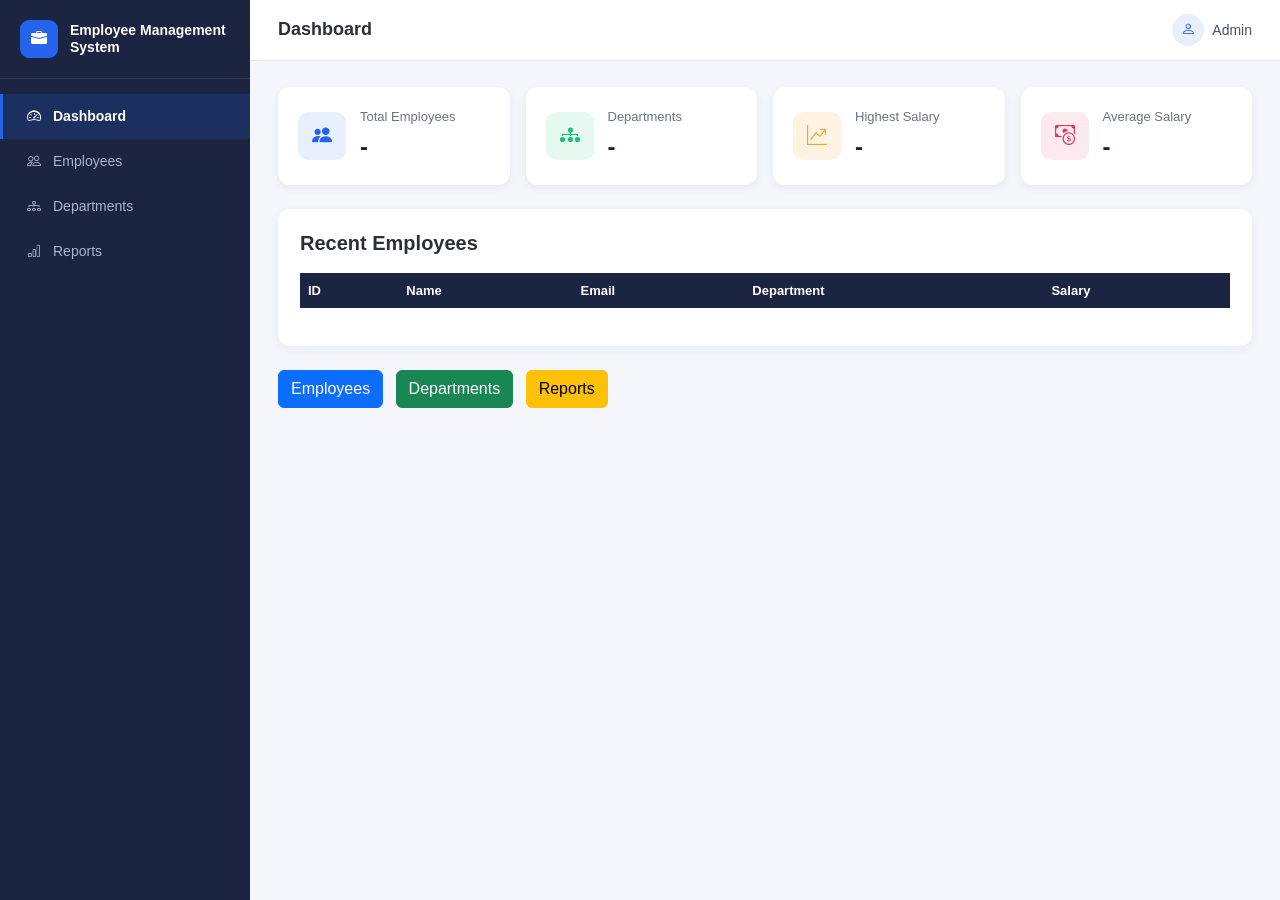
<file: frontend/index.html>
<!DOCTYPE html>
<html lang="en">
<head>
<meta charset="UTF-8">
<meta name="viewport" content="width=device-width, initial-scale=1.0">
<title>Dashboard | Employee Management System</title>
<link href="https://cdn.jsdelivr.net/npm/bootstrap@5.3.3/dist/css/bootstrap.min.css" rel="stylesheet">
<link href="https://cdn.jsdelivr.net/npm/bootstrap-icons@1.11.3/font/bootstrap-icons.css" rel="stylesheet">
<link rel="stylesheet" href="css/style.css">
</head>
<body>

<div class="app">

  <!-- Sidebar -->
  <aside class="sidebar">
    <div class="sidebar-brand">
      <div class="logo-dot"><i class="bi bi-briefcase-fill"></i></div>
      <span>Employee Management System</span>
    </div>
    <ul class="sidebar-nav">
      <li><a href="index.html" class="active"><i class="bi bi-speedometer2"></i><span>Dashboard</span></a></li>
      <li><a href="pages/employees.html"><i class="bi bi-people"></i><span>Employees</span></a></li>
      <li><a href="pages/departments.html"><i class="bi bi-diagram-3"></i><span>Departments</span></a></li>
      <li><a href="pages/reports.html"><i class="bi bi-bar-chart"></i><span>Reports</span></a></li>
    </ul>
  </aside>

  <!-- Main -->
  <div class="main">

    <div class="topbar">
      <h4>Dashboard</h4>
      <div class="admin-chip">
        <div class="avatar"><i class="bi bi-person"></i></div>
        Admin
      </div>
    </div>

    <div class="content">

      <div class="row g-3">

        <div class="col-md-3 col-6">
          <div class="stat-card">
            <div class="stat-icon blue"><i class="bi bi-people-fill"></i></div>
            <div>
              <div class="stat-label">Total Employees</div>
              <div class="stat-value" id="totalEmployees">-</div>
            </div>
          </div>
        </div>

        <div class="col-md-3 col-6">
          <div class="stat-card">
            <div class="stat-icon green"><i class="bi bi-diagram-3-fill"></i></div>
            <div>
              <div class="stat-label">Departments</div>
              <div class="stat-value" id="totalDepartments">-</div>
            </div>
          </div>
        </div>

        <div class="col-md-3 col-6">
          <div class="stat-card">
            <div class="stat-icon orange"><i class="bi bi-graph-up-arrow"></i></div>
            <div>
              <div class="stat-label">Highest Salary</div>
              <div class="stat-value" id="highestSalary">-</div>
            </div>
          </div>
        </div>

        <div class="col-md-3 col-6">
          <div class="stat-card">
            <div class="stat-icon red"><i class="bi bi-cash-coin"></i></div>
            <div>
              <div class="stat-label">Average Salary</div>
              <div class="stat-value" id="averageSalary">-</div>
            </div>
          </div>
        </div>

      </div>

      <div class="panel mt-4">
        <h5>Recent Employees</h5>
        <div class="table-responsive">
          <table class="table table-hover align-middle">
            <thead>
              <tr>
                <th>ID</th>
                <th>Name</th>
                <th>Email</th>
                <th>Department</th>
                <th>Salary</th>
              </tr>
            </thead>
            <tbody id="recentEmployees"></tbody>
          </table>
        </div>
      </div>

      <div class="mt-4">
        <a href="pages/employees.html" class="btn btn-primary me-2">Employees</a>
        <a href="pages/departments.html" class="btn btn-success me-2">Departments</a>
        <a href="pages/reports.html" class="btn btn-warning">Reports</a>
      </div>

    </div>
  </div>
</div>

<script src="js/dashboard.js"></script>
</body>
</html>
</file>
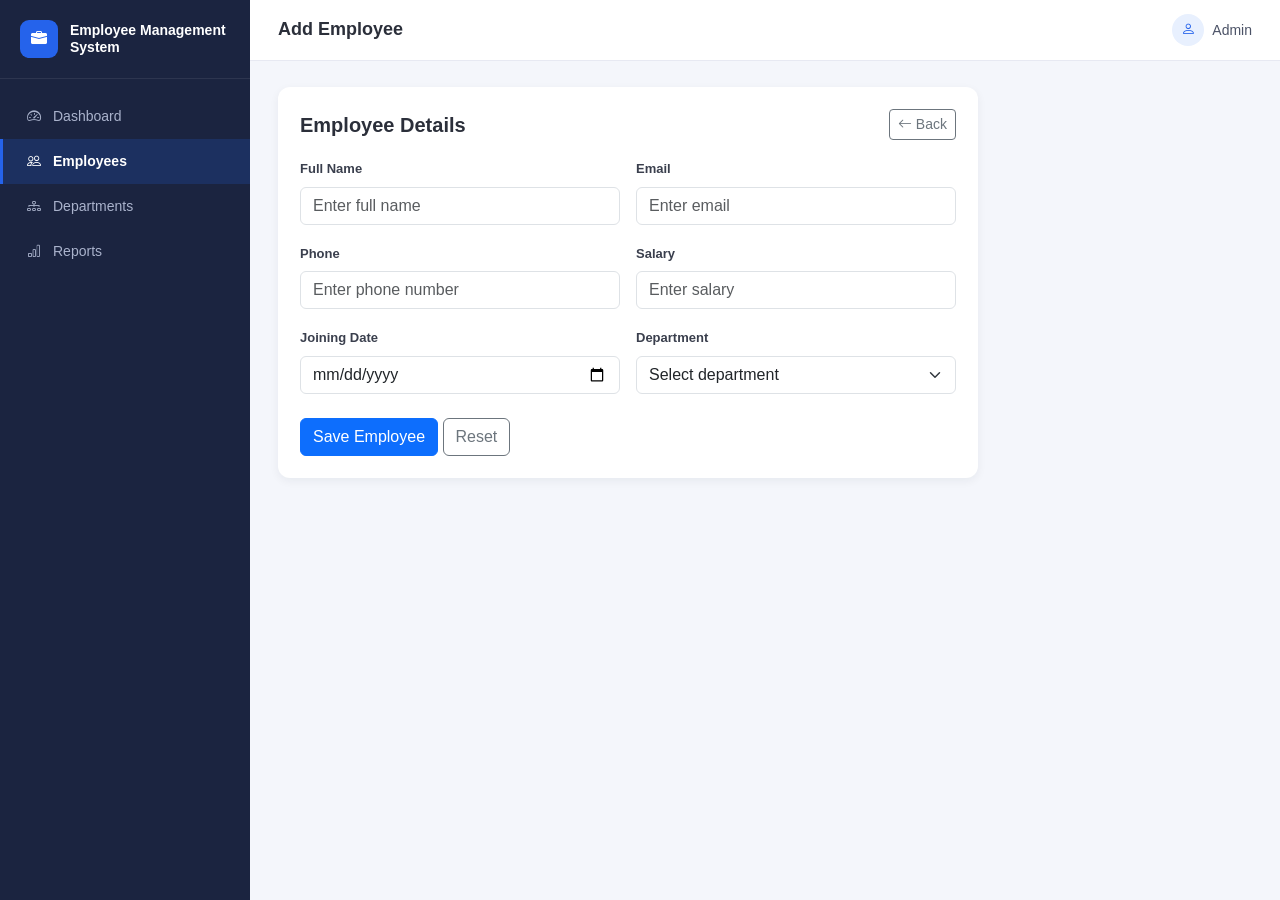
<file: frontend/pages/addEmployee.html>
<!DOCTYPE html>
<html lang="en">
<head>
<meta charset="UTF-8">
<meta name="viewport" content="width=device-width, initial-scale=1.0">
<title>Add Employee | Employee Management System</title>
<link href="https://cdn.jsdelivr.net/npm/bootstrap@5.3.3/dist/css/bootstrap.min.css" rel="stylesheet">
<link href="https://cdn.jsdelivr.net/npm/bootstrap-icons@1.11.3/font/bootstrap-icons.css" rel="stylesheet">
<link rel="stylesheet" href="../css/style.css">
</head>
<body>

<div class="app">

  <aside class="sidebar">
    <div class="sidebar-brand">
      <div class="logo-dot"><i class="bi bi-briefcase-fill"></i></div>
      <span>Employee Management System</span>
    </div>
    <ul class="sidebar-nav">
      <li><a href="../index.html"><i class="bi bi-speedometer2"></i><span>Dashboard</span></a></li>
      <li><a href="employees.html" class="active"><i class="bi bi-people"></i><span>Employees</span></a></li>
      <li><a href="departments.html"><i class="bi bi-diagram-3"></i><span>Departments</span></a></li>
      <li><a href="reports.html"><i class="bi bi-bar-chart"></i><span>Reports</span></a></li>
    </ul>
  </aside>

  <div class="main">

    <div class="topbar">
      <h4>Add Employee</h4>
      <div class="admin-chip">
        <div class="avatar"><i class="bi bi-person"></i></div>
        Admin
      </div>
    </div>

    <div class="content">

      <div class="panel" style="max-width:700px;">

        <div class="d-flex justify-content-between align-items-center mb-3">
          <h5 class="mb-0">Employee Details</h5>
          <a href="employees.html" class="btn btn-outline-secondary btn-sm">
            <i class="bi bi-arrow-left"></i> Back
          </a>
        </div>

        <form id="employeeForm">

          <div class="row g-3">

            <div class="col-md-6">
              <label class="form-label">Full Name</label>
              <input type="text" id="empName" class="form-control" placeholder="Enter full name" required>
            </div>

            <div class="col-md-6">
              <label class="form-label">Email</label>
              <input type="email" id="email" class="form-control" placeholder="Enter email" required>
            </div>

            <div class="col-md-6">
              <label class="form-label">Phone</label>
              <input type="text" id="phone" class="form-control" placeholder="Enter phone number" required>
            </div>

            <div class="col-md-6">
              <label class="form-label">Salary</label>
              <input type="number" id="salary" class="form-control" placeholder="Enter salary" required>
            </div>

            <div class="col-md-6">
              <label class="form-label">Joining Date</label>
              <input type="date" id="joiningDate" class="form-control" required>
            </div>

            <div class="col-md-6">
              <label class="form-label">Department</label>
              <select id="department" class="form-select" required>
                <option value="">Select department</option>
              </select>
            </div>

          </div>

          <div class="mt-4">
            <button type="submit" class="btn btn-primary">Save Employee</button>
            <button type="reset" class="btn btn-outline-secondary">Reset</button>
          </div>

        </form>

      </div>

    </div>
  </div>
</div>

<script src="../js/employee.js"></script>
</body>
</html>
</file>
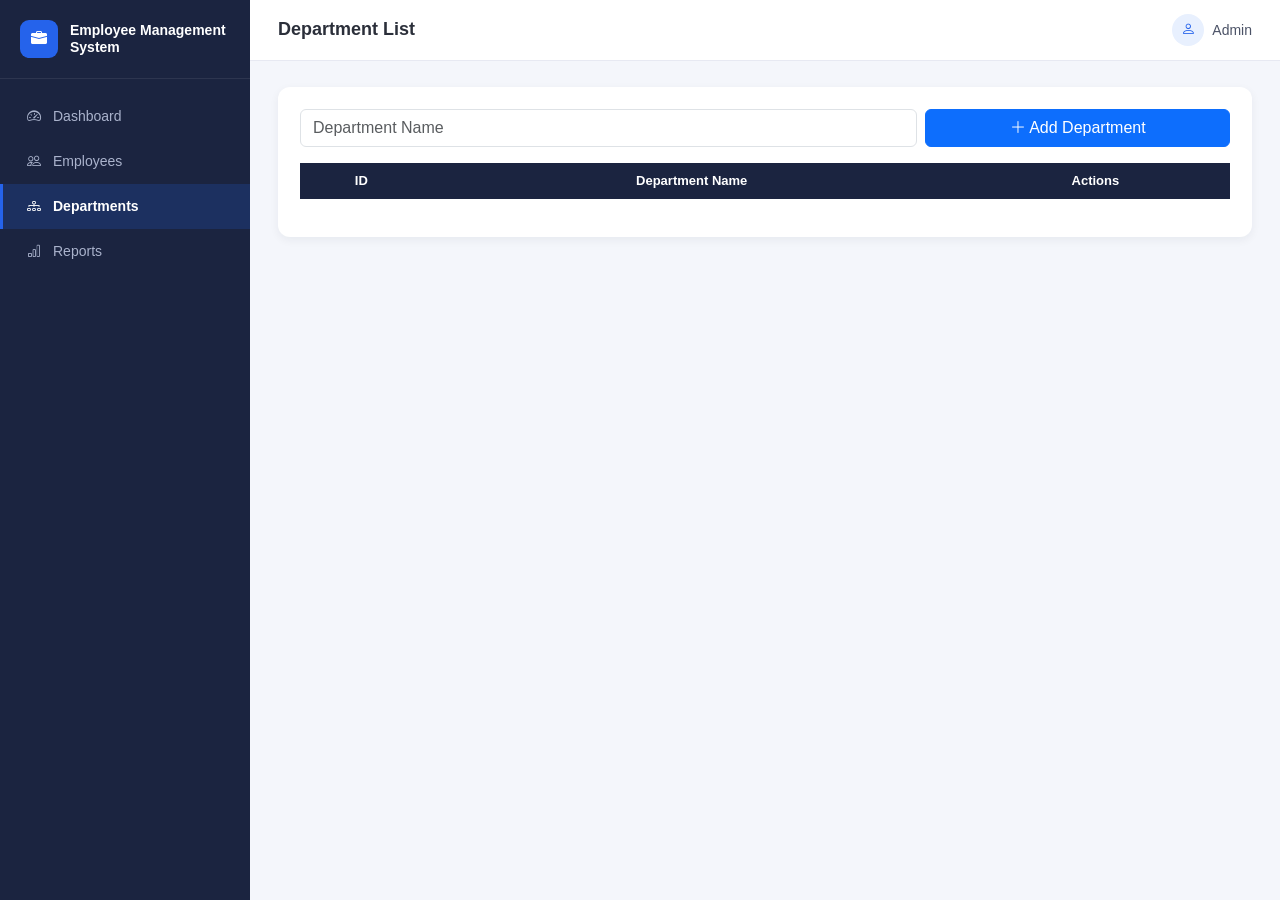
<file: frontend/pages/departments.html>
<!DOCTYPE html>
<html lang="en">
<head>
<meta charset="UTF-8">
<meta name="viewport" content="width=device-width, initial-scale=1.0">
<title>Departments | Employee Management System</title>
<link href="https://cdn.jsdelivr.net/npm/bootstrap@5.3.3/dist/css/bootstrap.min.css" rel="stylesheet">
<link href="https://cdn.jsdelivr.net/npm/bootstrap-icons@1.11.3/font/bootstrap-icons.css" rel="stylesheet">
<link rel="stylesheet" href="../css/style.css">
</head>
<body>

<div class="app">

  <aside class="sidebar">
    <div class="sidebar-brand">
      <div class="logo-dot"><i class="bi bi-briefcase-fill"></i></div>
      <span>Employee Management System</span>
    </div>
    <ul class="sidebar-nav">
      <li><a href="../index.html"><i class="bi bi-speedometer2"></i><span>Dashboard</span></a></li>
      <li><a href="employees.html"><i class="bi bi-people"></i><span>Employees</span></a></li>
      <li><a href="departments.html" class="active"><i class="bi bi-diagram-3"></i><span>Departments</span></a></li>
      <li><a href="reports.html"><i class="bi bi-bar-chart"></i><span>Reports</span></a></li>
    </ul>
  </aside>

  <div class="main">

    <div class="topbar">
      <h4>Department List</h4>
      <div class="admin-chip">
        <div class="avatar"><i class="bi bi-person"></i></div>
        Admin
      </div>
    </div>

    <div class="content">

      <div class="panel">

        <div class="row g-2 mb-3">
          <div class="col-md-8">
            <input type="text" id="deptName" class="form-control" placeholder="Department Name">
          </div>
          <div class="col-md-4">
            <button class="btn btn-primary w-100" onclick="saveDepartment()">
              <i class="bi bi-plus-lg"></i> Add Department
            </button>
          </div>
        </div>

        <div class="table-responsive">
          <table class="table table-hover align-middle text-center">
            <thead>
              <tr>
                <th>ID</th>
                <th>Department Name</th>
                <th>Actions</th>
              </tr>
            </thead>
            <tbody id="departmentTable"></tbody>
          </table>
        </div>

      </div>

    </div>
  </div>
</div>

<script src="../js/department.js"></script>
</body>
</html>
</file>
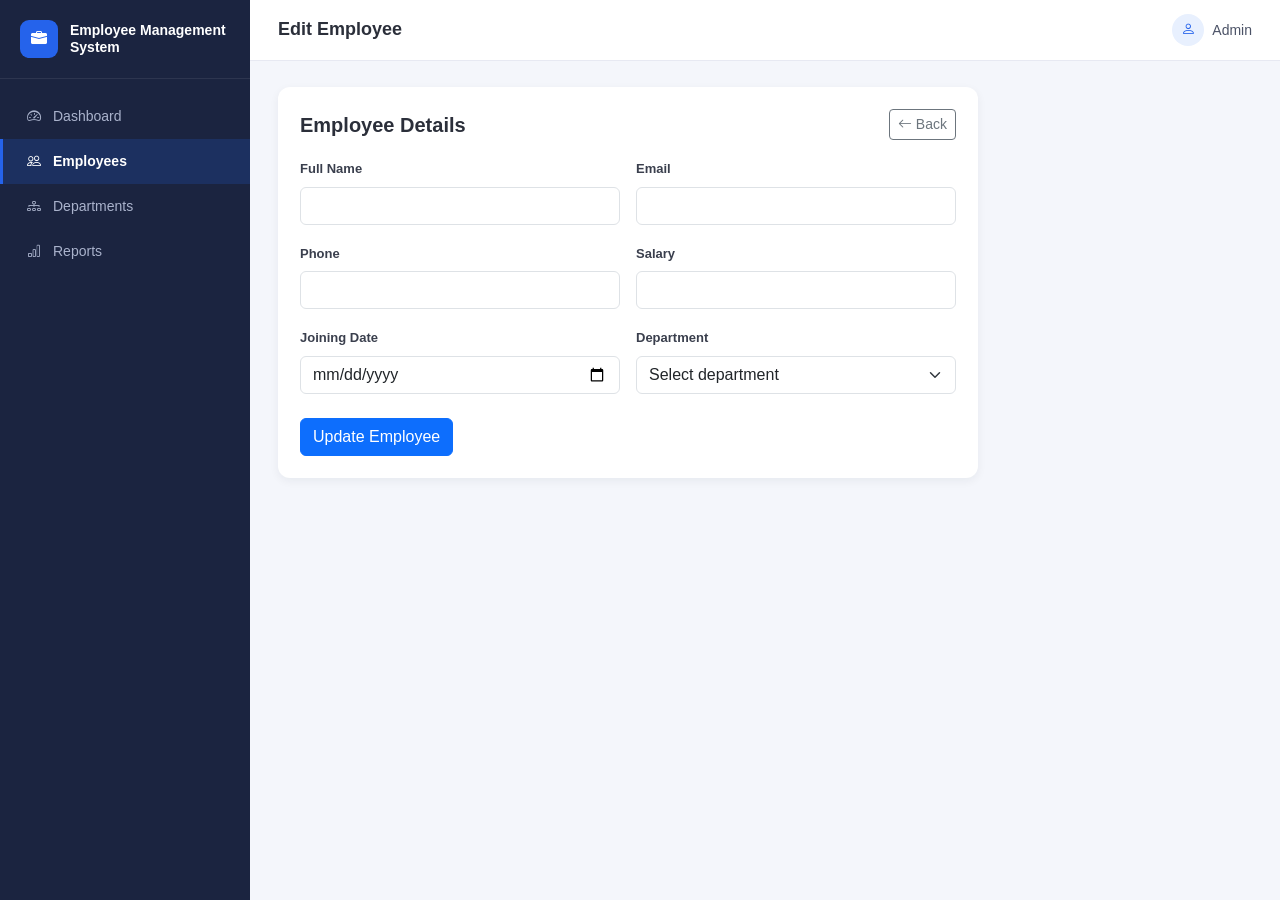
<file: frontend/pages/editEmployee.html>
<!DOCTYPE html>
<html lang="en">
<head>
<meta charset="UTF-8">
<meta name="viewport" content="width=device-width, initial-scale=1.0">
<title>Edit Employee | Employee Management System</title>
<link href="https://cdn.jsdelivr.net/npm/bootstrap@5.3.3/dist/css/bootstrap.min.css" rel="stylesheet">
<link href="https://cdn.jsdelivr.net/npm/bootstrap-icons@1.11.3/font/bootstrap-icons.css" rel="stylesheet">
<link rel="stylesheet" href="../css/style.css">
</head>
<body>

<div class="app">

  <aside class="sidebar">
    <div class="sidebar-brand">
      <div class="logo-dot"><i class="bi bi-briefcase-fill"></i></div>
      <span>Employee Management System</span>
    </div>
    <ul class="sidebar-nav">
      <li><a href="../index.html"><i class="bi bi-speedometer2"></i><span>Dashboard</span></a></li>
      <li><a href="employees.html" class="active"><i class="bi bi-people"></i><span>Employees</span></a></li>
      <li><a href="departments.html"><i class="bi bi-diagram-3"></i><span>Departments</span></a></li>
      <li><a href="reports.html"><i class="bi bi-bar-chart"></i><span>Reports</span></a></li>
    </ul>
  </aside>

  <div class="main">

    <div class="topbar">
      <h4>Edit Employee</h4>
      <div class="admin-chip">
        <div class="avatar"><i class="bi bi-person"></i></div>
        Admin
      </div>
    </div>

    <div class="content">

      <div class="panel" style="max-width:700px;">

        <div class="d-flex justify-content-between align-items-center mb-3">
          <h5 class="mb-0">Employee Details</h5>
          <a href="employees.html" class="btn btn-outline-secondary btn-sm">
            <i class="bi bi-arrow-left"></i> Back
          </a>
        </div>

        <form id="editEmployeeForm">

          <div class="row g-3">

            <div class="col-md-6">
              <label class="form-label">Full Name</label>
              <input type="text" id="empName" class="form-control" required>
            </div>

            <div class="col-md-6">
              <label class="form-label">Email</label>
              <input type="email" id="email" class="form-control" required>
            </div>

            <div class="col-md-6">
              <label class="form-label">Phone</label>
              <input type="text" id="phone" class="form-control" required>
            </div>

            <div class="col-md-6">
              <label class="form-label">Salary</label>
              <input type="number" id="salary" class="form-control" required>
            </div>

            <div class="col-md-6">
              <label class="form-label">Joining Date</label>
              <input type="date" id="joiningDate" class="form-control" required>
            </div>

            <div class="col-md-6">
              <label class="form-label">Department</label>
              <select id="department" class="form-select" required>
                <option value="">Select department</option>
              </select>
            </div>

          </div>

          <div class="mt-4">
            <button type="submit" class="btn btn-primary">Update Employee</button>
          </div>

        </form>

      </div>

    </div>
  </div>
</div>

<script src="../js/employee.js"></script>
</body>
</html>
</file>
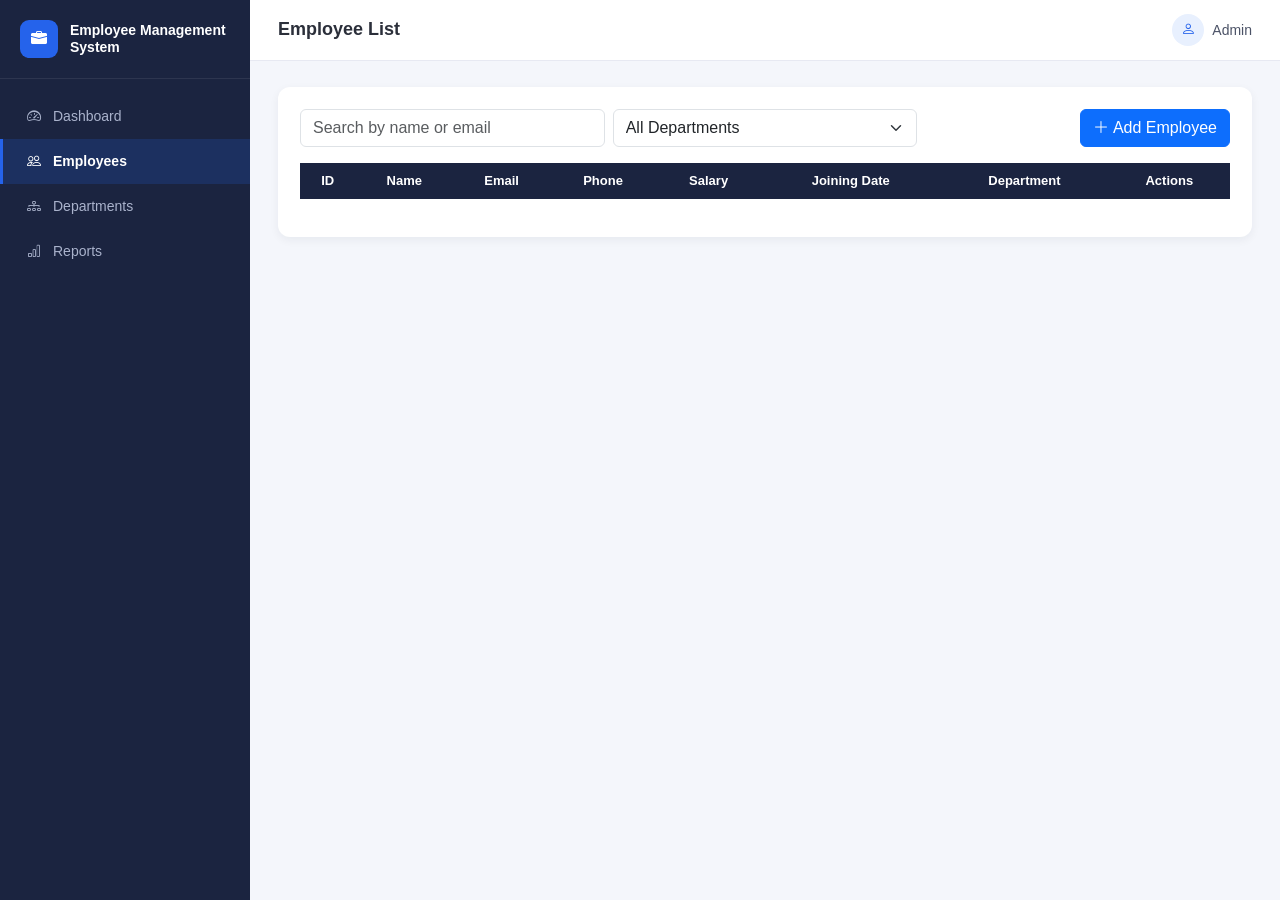
<file: frontend/pages/employees.html>
<!DOCTYPE html>
<html lang="en">
<head>
<meta charset="UTF-8">
<meta name="viewport" content="width=device-width, initial-scale=1.0">
<title>Employees | Employee Management System</title>
<link href="https://cdn.jsdelivr.net/npm/bootstrap@5.3.3/dist/css/bootstrap.min.css" rel="stylesheet">
<link href="https://cdn.jsdelivr.net/npm/bootstrap-icons@1.11.3/font/bootstrap-icons.css" rel="stylesheet">
<link rel="stylesheet" href="../css/style.css">
</head>
<body>

<div class="app">

  <aside class="sidebar">
    <div class="sidebar-brand">
      <div class="logo-dot"><i class="bi bi-briefcase-fill"></i></div>
      <span>Employee Management System</span>
    </div>
    <ul class="sidebar-nav">
      <li><a href="../index.html"><i class="bi bi-speedometer2"></i><span>Dashboard</span></a></li>
      <li><a href="employees.html" class="active"><i class="bi bi-people"></i><span>Employees</span></a></li>
      <li><a href="departments.html"><i class="bi bi-diagram-3"></i><span>Departments</span></a></li>
      <li><a href="reports.html"><i class="bi bi-bar-chart"></i><span>Reports</span></a></li>
    </ul>
  </aside>

  <div class="main">

    <div class="topbar">
      <h4>Employee List</h4>
      <div class="admin-chip">
        <div class="avatar"><i class="bi bi-person"></i></div>
        Admin
      </div>
    </div>

    <div class="content">

      <div class="panel">

        <div class="row g-2 mb-3">
          <div class="col-md-4">
            <input type="text" id="searchEmployee" class="form-control"
                   placeholder="Search by name or email" onkeyup="searchEmployee()">
          </div>
          <div class="col-md-4">
            <select id="departmentFilter" class="form-select" onchange="filterDepartment()">
              <option value="">All Departments</option>
            </select>
          </div>
          <div class="col-md-4 text-end">
            <a href="addEmployee.html" class="btn btn-primary">
              <i class="bi bi-plus-lg"></i> Add Employee
            </a>
          </div>
        </div>

        <div class="table-responsive">
          <table class="table table-hover align-middle text-center">
            <thead>
              <tr>
                <th>ID</th>
                <th>Name</th>
                <th>Email</th>
                <th>Phone</th>
                <th>Salary</th>
                <th>Joining Date</th>
                <th>Department</th>
                <th>Actions</th>
              </tr>
            </thead>
            <tbody id="employeeTable"></tbody>
          </table>
        </div>

      </div>

    </div>
  </div>
</div>

<script src="../js/employee.js"></script>
</body>
</html>
</file>
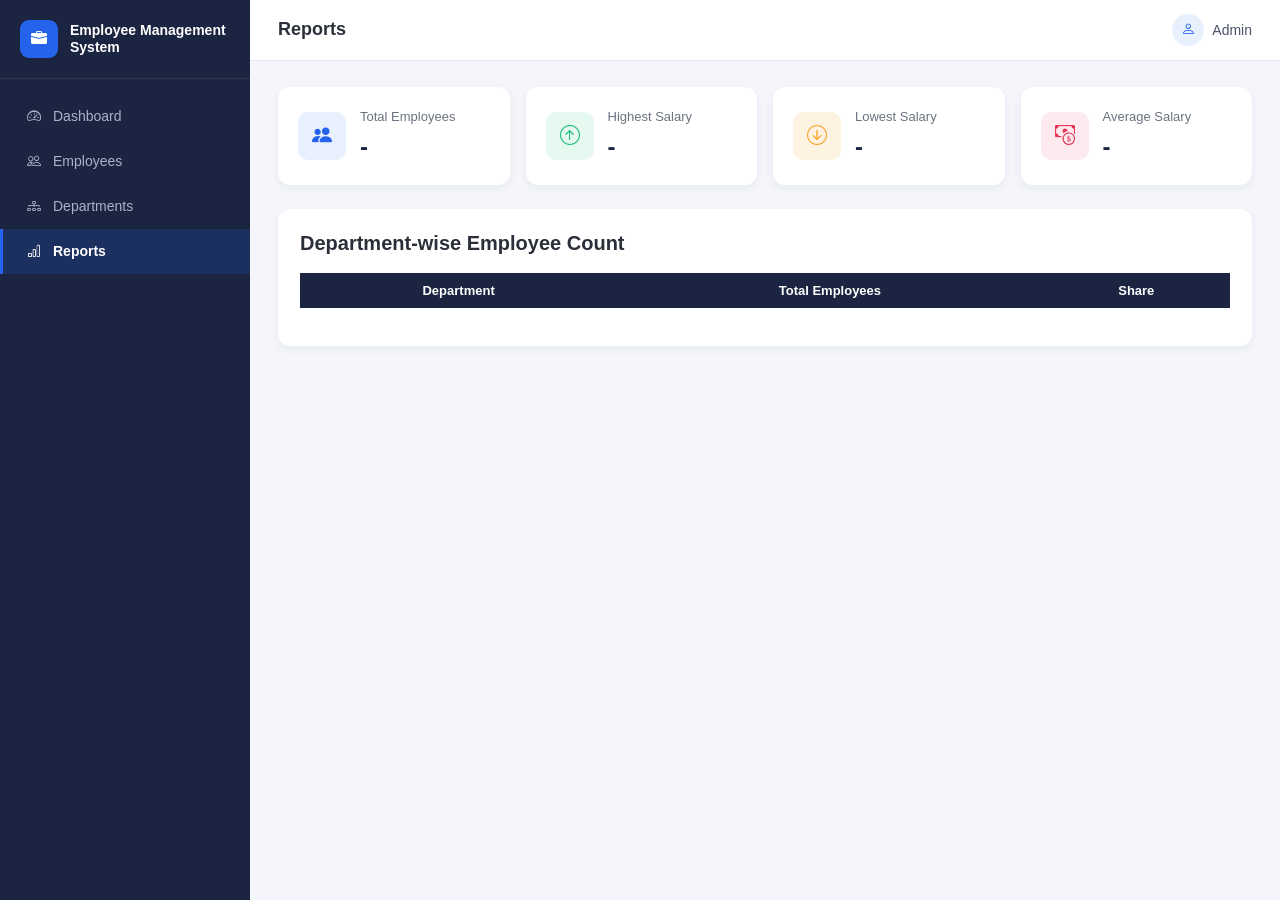
<file: frontend/pages/reports.html>
<!DOCTYPE html>
<html lang="en">
<head>
<meta charset="UTF-8">
<meta name="viewport" content="width=device-width, initial-scale=1.0">
<title>Reports | Employee Management System</title>
<link href="https://cdn.jsdelivr.net/npm/bootstrap@5.3.3/dist/css/bootstrap.min.css" rel="stylesheet">
<link href="https://cdn.jsdelivr.net/npm/bootstrap-icons@1.11.3/font/bootstrap-icons.css" rel="stylesheet">
<link rel="stylesheet" href="../css/style.css">
</head>
<body>

<div class="app">

  <aside class="sidebar">
    <div class="sidebar-brand">
      <div class="logo-dot"><i class="bi bi-briefcase-fill"></i></div>
      <span>Employee Management System</span>
    </div>
    <ul class="sidebar-nav">
      <li><a href="../index.html"><i class="bi bi-speedometer2"></i><span>Dashboard</span></a></li>
      <li><a href="employees.html"><i class="bi bi-people"></i><span>Employees</span></a></li>
      <li><a href="departments.html"><i class="bi bi-diagram-3"></i><span>Departments</span></a></li>
      <li><a href="reports.html" class="active"><i class="bi bi-bar-chart"></i><span>Reports</span></a></li>
    </ul>
  </aside>

  <div class="main">

    <div class="topbar">
      <h4>Reports</h4>
      <div class="admin-chip">
        <div class="avatar"><i class="bi bi-person"></i></div>
        Admin
      </div>
    </div>

    <div class="content">

      <div class="row g-3">

        <div class="col-md-3 col-6">
          <div class="stat-card">
            <div class="stat-icon blue"><i class="bi bi-people-fill"></i></div>
            <div>
              <div class="stat-label">Total Employees</div>
              <div class="stat-value" id="total">-</div>
            </div>
          </div>
        </div>

        <div class="col-md-3 col-6">
          <div class="stat-card">
            <div class="stat-icon green"><i class="bi bi-arrow-up-circle"></i></div>
            <div>
              <div class="stat-label">Highest Salary</div>
              <div class="stat-value" id="highest">-</div>
            </div>
          </div>
        </div>

        <div class="col-md-3 col-6">
          <div class="stat-card">
            <div class="stat-icon orange"><i class="bi bi-arrow-down-circle"></i></div>
            <div>
              <div class="stat-label">Lowest Salary</div>
              <div class="stat-value" id="lowest">-</div>
            </div>
          </div>
        </div>

        <div class="col-md-3 col-6">
          <div class="stat-card">
            <div class="stat-icon red"><i class="bi bi-cash-coin"></i></div>
            <div>
              <div class="stat-label">Average Salary</div>
              <div class="stat-value" id="average">-</div>
            </div>
          </div>
        </div>

      </div>

      <div class="panel mt-4">
        <h5>Department-wise Employee Count</h5>
        <div class="table-responsive">
          <table class="table table-hover align-middle text-center">
            <thead>
              <tr>
                <th>Department</th>
                <th>Total Employees</th>
                <th>Share</th>
              </tr>
            </thead>
            <tbody id="deptCountTable"></tbody>
          </table>
        </div>
      </div>

    </div>
  </div>
</div>

<script src="../js/report.js"></script>
</body>
</html>
</file>
<file: frontend/css/style.css>
:root{
  --navy:#1b2440;
  --navy-dark:#141b30;
  --accent:#2563eb;
  --accent-soft:#e8f0fe;
  --text-muted:#6b7280;
  --bg:#f4f6fb;
  --danger:#e63757;
  --warning:#f4a72e;
  --success:#22c07c;
}

*{box-sizing:border-box;}

body{
  margin:0;
  background:var(--bg);
  font-family:"Segoe UI", Arial, Helvetica, sans-serif;
  color:#2b2f3a;
}

/* ---------- Layout ---------- */
.app{
  display:flex;
  min-height:100vh;
}

/* ---------- Sidebar ---------- */
.sidebar{
  width:250px;
  flex-shrink:0;
  background:var(--navy);
  color:#cfd6ea;
  padding:20px 0;
  position:fixed;
  top:0;
  left:0;
  bottom:0;
  overflow-y:auto;
}

.sidebar-brand{
  display:flex;
  align-items:center;
  gap:12px;
  padding:0 20px 20px 20px;
  border-bottom:1px solid rgba(255,255,255,0.08);
  margin-bottom:15px;
}

.sidebar-brand .logo-dot{
  width:38px;
  height:38px;
  border-radius:9px;
  background:var(--accent);
  display:flex;
  align-items:center;
  justify-content:center;
  font-weight:700;
  color:#fff;
  font-size:16px;
  flex-shrink:0;
}

.sidebar-brand span{
  font-weight:700;
  font-size:14px;
  line-height:1.25;
  color:#fff;
}

.sidebar-nav{
  list-style:none;
  padding:0;
  margin:0;
}

.sidebar-nav li a{
  display:flex;
  align-items:center;
  gap:10px;
  padding:12px 22px;
  color:#aab3cc;
  text-decoration:none;
  font-size:14px;
  border-left:3px solid transparent;
  transition:0.15s;
}

.sidebar-nav li a i{
  width:18px;
  text-align:center;
}

.sidebar-nav li a:hover{
  background:rgba(255,255,255,0.05);
  color:#fff;
}

.sidebar-nav li a.active{
  background:rgba(37,99,235,0.18);
  border-left:3px solid var(--accent);
  color:#fff;
  font-weight:600;
}

/* ---------- Main content ---------- */
.main{
  margin-left:250px;
  flex:1;
  min-height:100vh;
  display:flex;
  flex-direction:column;
}

.topbar{
  background:#fff;
  padding:14px 28px;
  display:flex;
  align-items:center;
  justify-content:space-between;
  border-bottom:1px solid #e7e9f2;
}

.topbar h4{
  margin:0;
  font-size:18px;
  font-weight:700;
}

.topbar .admin-chip{
  display:flex;
  align-items:center;
  gap:8px;
  font-size:14px;
  color:#4b5266;
}

.admin-chip .avatar{
  width:32px;
  height:32px;
  border-radius:50%;
  background:var(--accent-soft);
  color:var(--accent);
  display:flex;
  align-items:center;
  justify-content:center;
  font-weight:700;
}

.content{
  padding:26px 28px;
  flex:1;
}

/* ---------- Dashboard cards ---------- */
.stat-card{
  background:#fff;
  border-radius:12px;
  border:none;
  box-shadow:0 3px 10px rgba(20,27,48,0.06);
  padding:20px;
  display:flex;
  align-items:center;
  gap:14px;
  transition:0.2s;
}

.stat-card:hover{
  transform:translateY(-3px);
  box-shadow:0 8px 18px rgba(20,27,48,0.1);
}

.stat-icon{
  width:48px;
  height:48px;
  border-radius:10px;
  display:flex;
  align-items:center;
  justify-content:center;
  font-size:20px;
  flex-shrink:0;
}

.stat-icon.blue{background:#e8f0fe;color:var(--accent);}
.stat-icon.green{background:#e6f9f0;color:var(--success);}
.stat-icon.orange{background:#fef3e2;color:var(--warning);}
.stat-icon.red{background:#fdeaee;color:var(--danger);}

.stat-label{
  font-size:13px;
  color:var(--text-muted);
  margin-bottom:2px;
}

.stat-value{
  font-size:24px;
  font-weight:700;
  color:#1b2440;
}

/* ---------- Cards / panels ---------- */
.panel{
  background:#fff;
  border-radius:12px;
  box-shadow:0 3px 10px rgba(20,27,48,0.06);
  padding:22px;
}

.panel h5{
  font-weight:700;
  margin-bottom:18px;
}

/* ---------- Tables ---------- */
.table thead th{
  background:var(--navy);
  color:#fff;
  border:none;
  font-size:13px;
  font-weight:600;
  vertical-align:middle;
}

.table td{
  vertical-align:middle;
  font-size:14px;
}

.table-hover tbody tr:hover{
  background:#f6f8ff;
}

.btn-icon{
  width:32px;
  height:32px;
  padding:0;
  display:inline-flex;
  align-items:center;
  justify-content:center;
  border-radius:6px;
}

/* ---------- Forms ---------- */
.form-label{
  font-size:13px;
  font-weight:600;
  color:#3a3f4d;
}

/* ---------- Responsive ---------- */
@media (max-width: 900px){
  .sidebar{
    width:70px;
  }
  .sidebar-brand span, .sidebar-nav li a span{
    display:none;
  }
  .main{
    margin-left:70px;
  }
}
</file>
